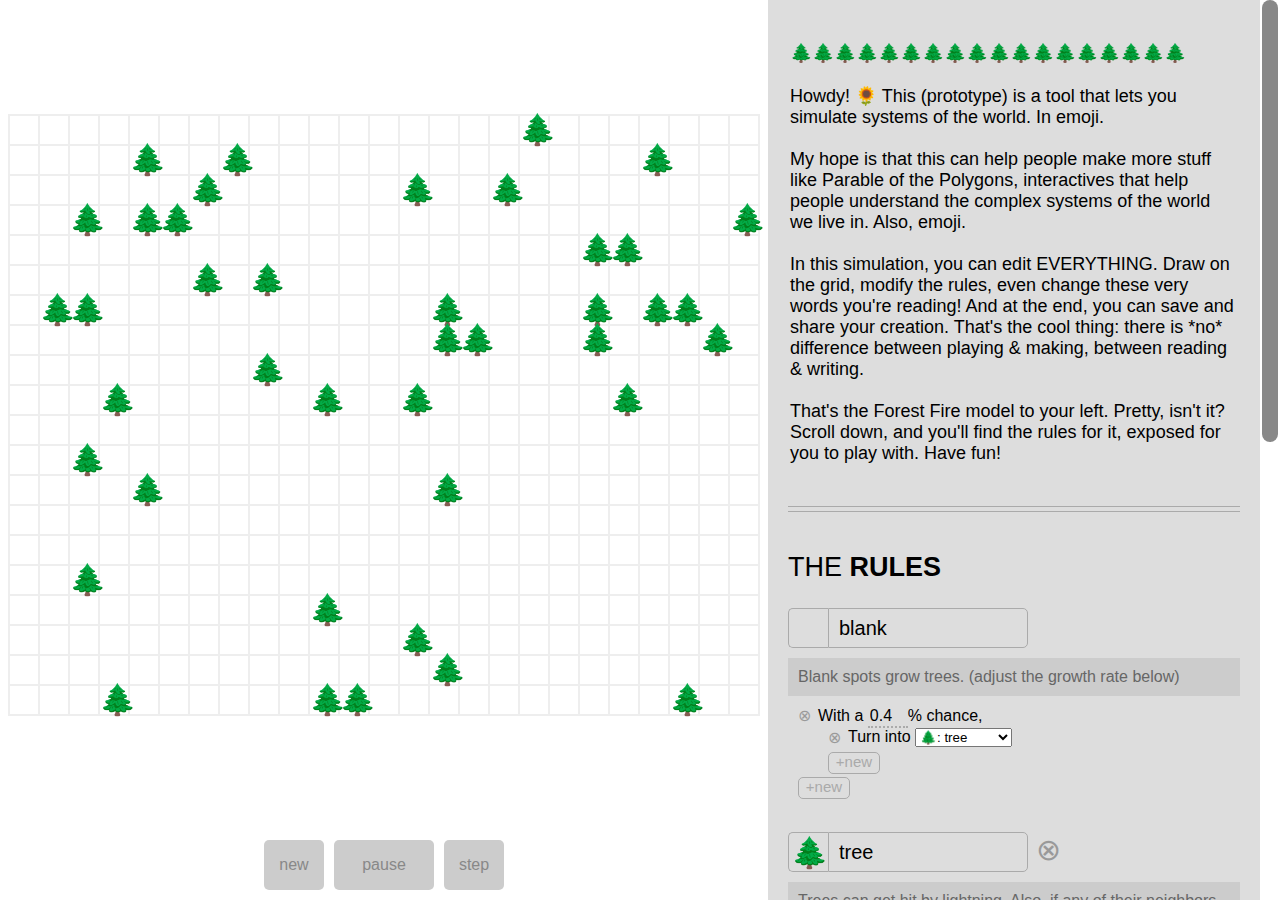
<file: index.html>
<!doctype>
<html>
<head>
	
	<!-- Meta -->
	<title>A Simulation In Emoji</title>
	<meta content="text/html;charset=utf-8" http-equiv="Content-Type">
	<meta content="utf-8" http-equiv="encoding">
	<link rel="icon" type="image/png" href="favicon.png">

	<!-- Schema.org markup for Google+ -->
	<meta itemprop="name" content="A Simulation In Emoji">
	<meta itemprop="description" content="Simulate the world. In emoji.">
	<meta itemprop="image" content="http://ncase.me/emoji-prototype/social/thumbnail.png">

	<!-- Twitter Card data -->
	<meta name="twitter:card" content="summary_large_image">
	<meta name="twitter:site" content="@ncasenmare">
	<meta name="twitter:title" content="A Simulation In Emoji">
	<meta name="twitter:description" content="Simulate the world. In emoji.">
	<meta name="twitter:creator" content="@ncasenmare">
	<meta name="twitter:image" content="http://ncase.me/emoji-prototype/social/thumbnail.png">

	<!-- Open Graph data -->
	<meta property="og:title" content="A Simulation In Emoji">
	<meta property="og:type" content="website">
	<meta property="og:url" content="http://ncase.me/emoji-prototype">
	<meta property="og:image" content="http://ncase.me/emoji-prototype/social/thumbnail.png">
	<meta property="og:description" content="Simulate the world. In emoji.">

	<!-- Styles -->
	<link rel="stylesheet" type="text/css" href="model/styles/model.css">
	<link rel="stylesheet" type="text/css" href="model/styles/perfect-scrollbar.min.css">

</head>
<body>

	<!-- The grid. Inline CSS so grid can change, shuddup. -->
	<style id="grid_style"></style>
	<div id="grid_container">
		<div id="grid_bg"></div>
		<div id="grid"></div>
	</div>

	<!-- Play/Pause/Reset/Step controls -->
	<div id="play_container">
		<div id="play_controls">
			<div id="play_reset">new</div>
			<div id="play_pause">pause</div>
			<div id="play_step">step</div>
		</div>
	</div>

	<!-- The big honkin' editor -->
	<div id="editor_container"><!-- class="frame"-->
		<div id="editor"></div>
	</div>
	
	<!--
	There used to be a graph here.
	<div id="graph_container">
		<svg id="graph"></svg>
	</div>
	-->

</body>
</html>

<!-- External Libraries -->
<script src="model/scripts/libraries/minpubsub.js"></script>
<script src="model/scripts/libraries/firebase.min.js"></script>
<script src="model/scripts/libraries/reqwest.min.js"></script>
<script src="model/scripts/libraries/perfect-scrollbar.min.js"></script>
<!--script src="model/scripts/libraries/scrollbar.js"></script-->
<!--script src="model/scripts/libraries/promise.js"></script-->
<!--script src="model/scripts/libraries/stats.min.js"></script-->

<!-- Engine -->
<script src="model/scripts/engine/Actions.js"></script>
<script src="model/scripts/engine/Agent.js"></script>
<script src="model/scripts/engine/Grid.js"></script>
<!--script src="model/scripts/engine/Graph.js"></script-->
<script src="model/scripts/engine/Editor.js"></script>
<script src="model/scripts/engine/Model.js"></script>
<script src="model/scripts/engine/UI.js"></script>
<script src="model/scripts/engine/Scroll.js"></script>
<script src="model/scripts/engine/Save.js"></script>
<script src="model/scripts/engine/Load.js"></script>
</file>
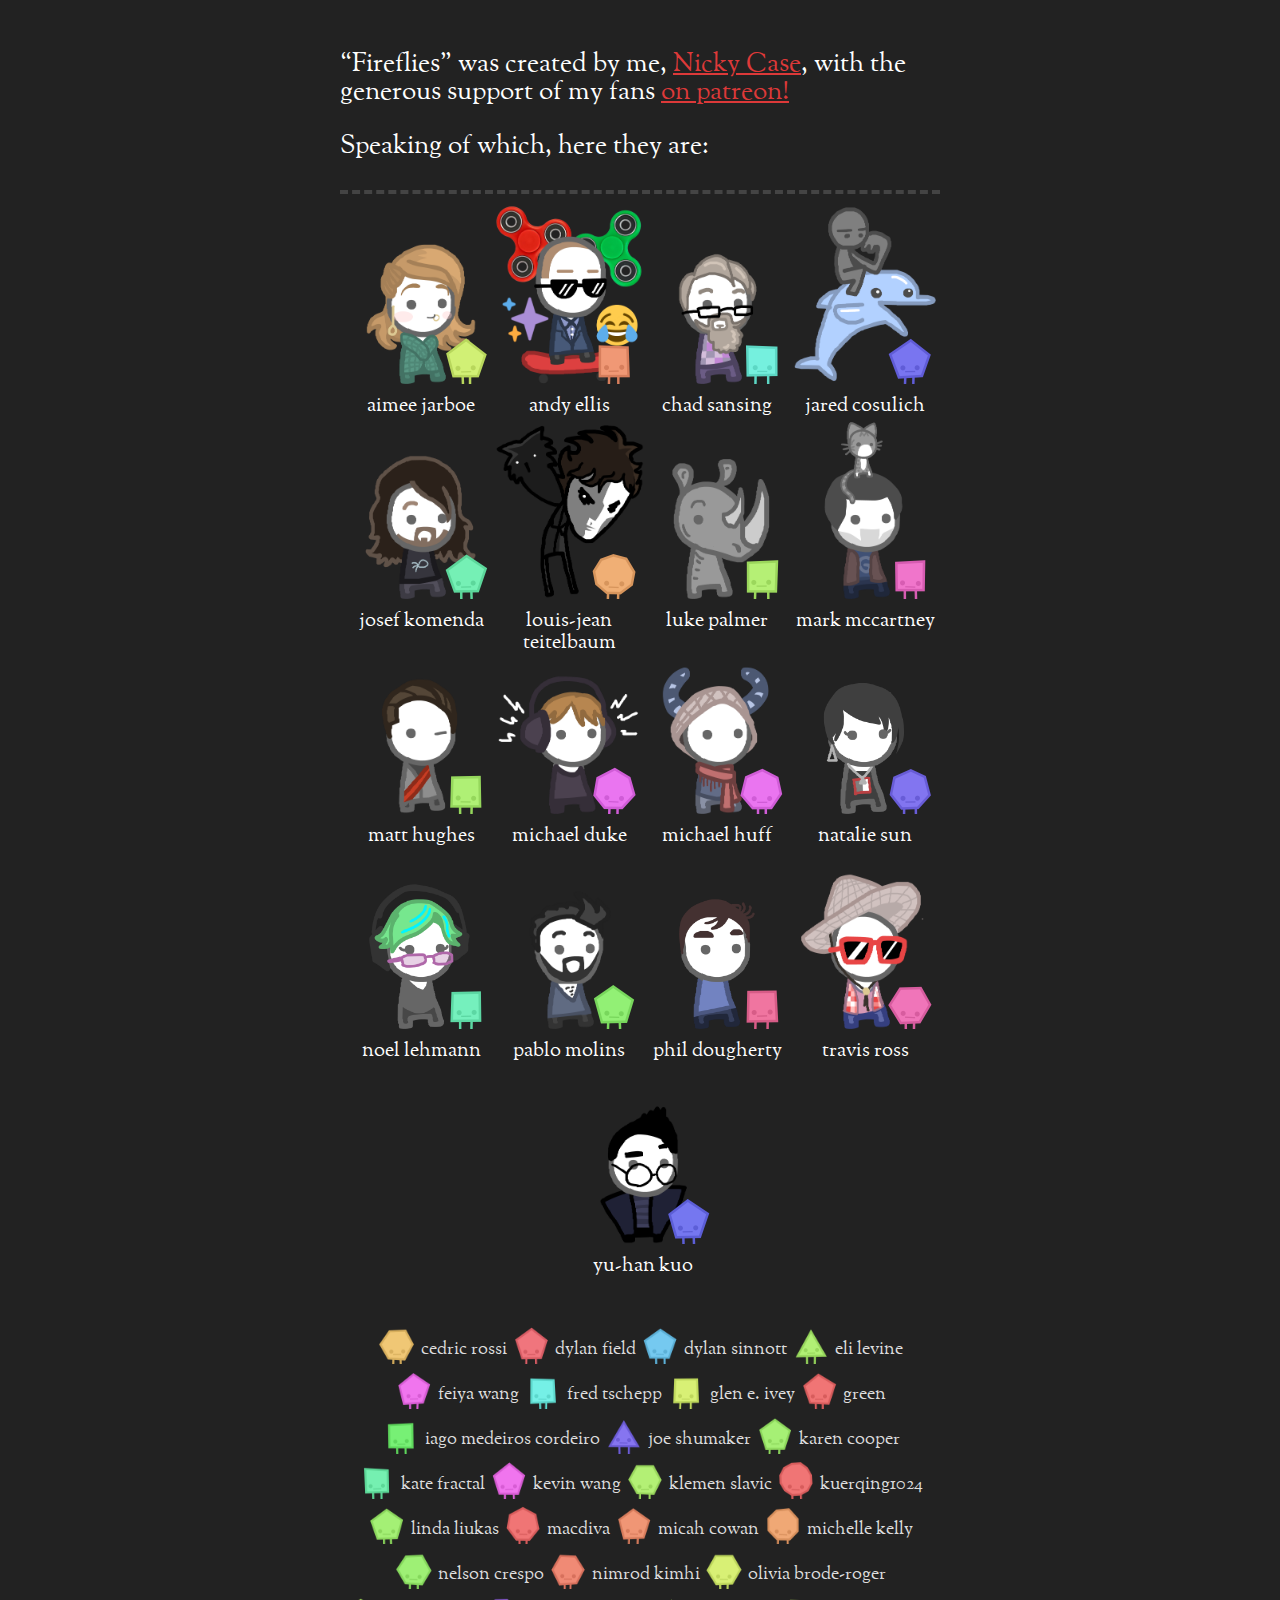
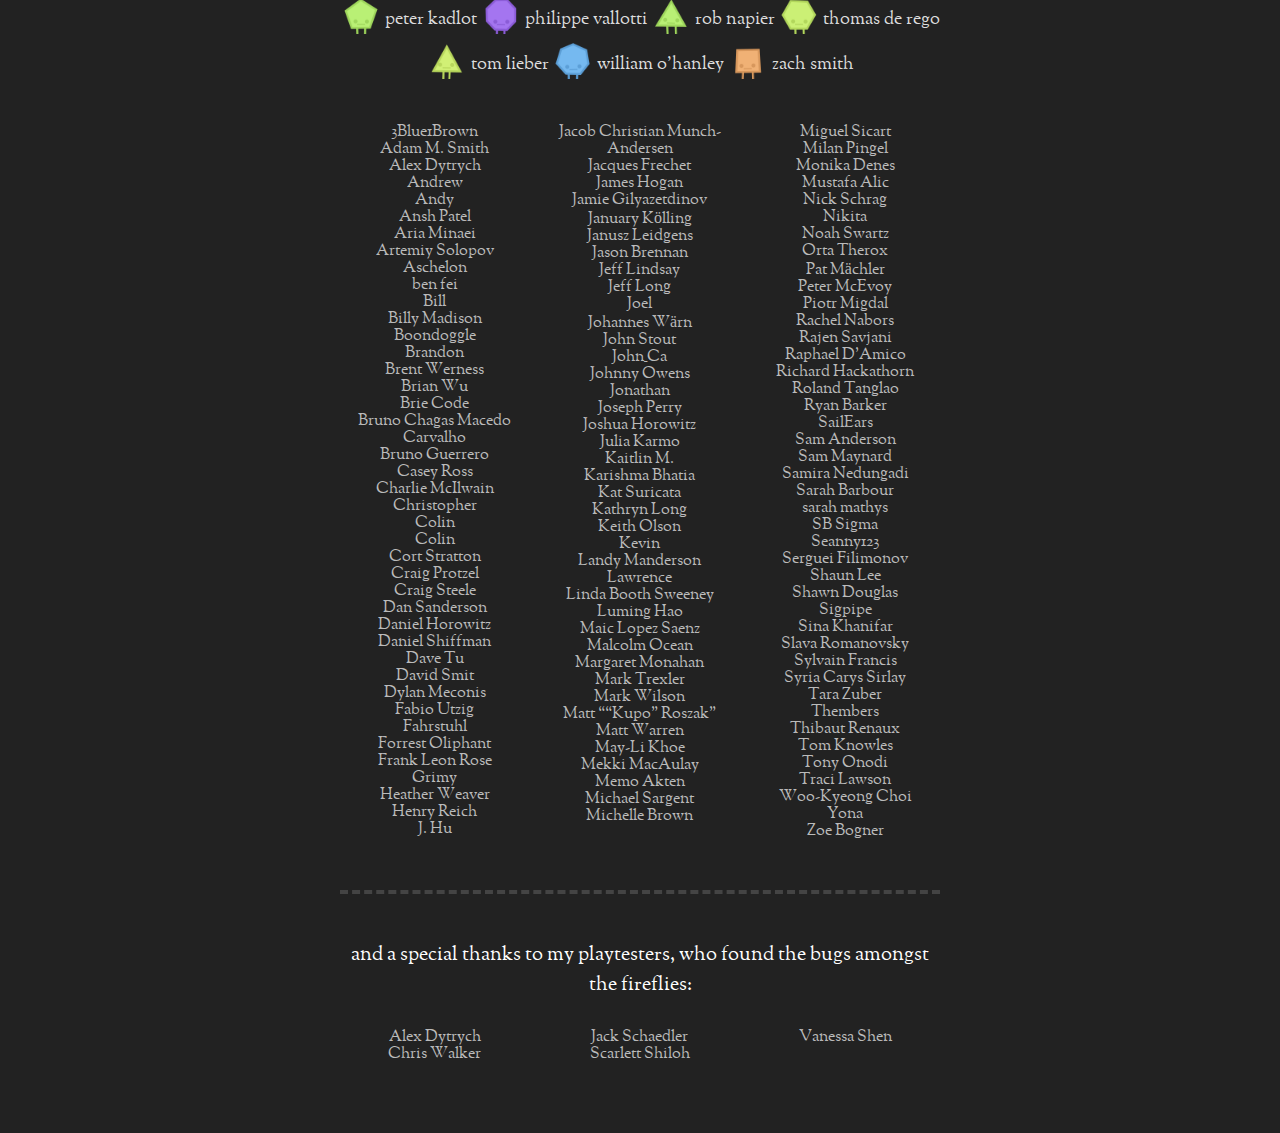
<file: credits/index.html>
<!doctype html>
<html>
<head>

    <!-- META -->
	<title>Fireflies</title>
    <meta content="text/html;charset=utf-8" http-equiv="Content-Type">
	<meta content="utf-8" http-equiv="encoding">
	<meta charset="utf-8">
	<link rel="icon" type="image/png" href="favicon.png">

	<!-- Styles -->
	<link href="credits.css" rel="stylesheet"/>

</head>
<body>
	<div id="credits">

		<!-- Created by Nicky Case, & patreon link -->
		<div class="credit_intro">
			<p>
			“Fireflies” was created by me, <a target="_blank" href="http://ncase.me/">Nicky Case</a>,
			with the generous support of my fans <a target="_blank" href="https://www.patreon.com/ncase">on patreon!</a>
			</p>
			<p>
			Speaking of which, here they are:
			</p>
		</div>

		<hr>

		<!-- peep patreons -->
		<div class="credits_peeps">
			<div>
				<img src="peep/aimee.png"/>
				<img src="polygon/aimee-j.png"/>
				<span>Aimee Jarboe</span>
			</div>
			<div>
				<img src="peep/andy.png"/>
				<img src="polygon/andy-e.png"/>
				<span>Andy Ellis</span>
			</div>
			<div>
				<img src="peep/chad.png"/>
				<img src="polygon/chad-s.png"/>
				<span>Chad Sansing</span>
			</div>
			<div>
				<img src="peep/jared.png"/>
				<img src="polygon/jared-c.png"/>
				<span>Jared Cosulich</span>
			</div>
			<div>
				<img src="peep/josef.png"/>
				<img src="polygon/josef-k.png"/>
				<span>Josef Komenda</span>
			</div>
			<div>
				<img src="peep/ljt.png"/>
				<img src="polygon/ljt.png"/>
				<span>Louis-Jean Teitelbaum</span>
			</div>
			<div>
				<img src="peep/luke.png"/>
				<img src="polygon/luke-p.png"/>
				<span>Luke Palmer</span>
			</div>
			<div>
				<img src="peep/mark.png"/>
				<img src="polygon/mark-m.png"/>
				<span>Mark McCartney</span>
			</div>
			<div>
				<img src="peep/matt.png"/>
				<img src="polygon/matt-h.png"/>
				<span>Matt Hughes</span>
			</div>
			<div>
				<img src="peep/michael_duke.png"/>
				<img src="polygon/michael-d.png"/>
				<span>Michael Duke</span>
			</div>
			<div>
				<img src="peep/michael_huff.png"/>
				<img src="polygon/michael-h.png"/>
				<span>Michael Huff</span>
			</div>
			<div>
				<img src="peep/natalie.png"/>
				<img src="polygon/natalie-s.png"/>
				<span>Natalie Sun</span>
			</div>
			<div>
				<img src="peep/noel.png"/>
				<img src="polygon/noel-l.png"/>
				<span>Noel Lehmann</span>
			</div>
			<div>
				<img src="peep/pablo.png"/>
				<img src="polygon/pablo-m.png"/>
				<span>Pablo Molins</span>
			</div>
			<div>
				<img src="peep/phil.png"/>
				<img src="polygon/phil-d.png"/>
				<span>Phil Dougherty</span>
			</div>
			<div>
				<img src="peep/travis.png"/>
				<img src="polygon/travis-r.png"/>
				<span>Travis Ross</span>
			</div>
			<div>
				<img src="peep/yu-han.png"/>
				<img src="polygon/yuhan-k.png"/>
				<span>Yu-Han Kuo</span>
			</div>
		</div>

		<!-- polygon patreons -->
		<div class="credits_polygons">
			<div>
				<img src="polygon/cedric-r.png"/>
				<span>Cedric Rossi</span>
			</div>
			<div>
				<img src="polygon/dylan-f.png"/>
				<span>Dylan Field</span>
			</div>
			<div>
				<img src="polygon/dylan-s.png"/>
				<span>Dylan Sinnott</span>
			</div>
			<div>
				<img src="polygon/eli-l.png"/>
				<span>Eli Levine</span>
			</div>
			<div>
				<img src="polygon/feiya-w.png"/>
				<span>Feiya Wang</span>
			</div>
			<div>
				<img src="polygon/fred-t.png"/>
				<span>Fred Tschepp</span>
			</div>
			<div>
				<img src="polygon/glen-i.png"/>
				<span>Glen E. Ivey</span>
			</div>
			<div>
				<img src="polygon/green.png"/>
				<span>Green</span>
			</div>
			<div>
				<img src="polygon/iago-c.png"/>
				<span>Iago Medeiros Cordeiro</span>
			</div>
			<div>
				<img src="polygon/joe-s.png"/>
				<span>Joe Shumaker</span>
			</div>
			<div>
				<img src="polygon/karen-c.png"/>
				<span>Karen Cooper</span>
			</div>
			<div>
				<img src="polygon/kate-f.png"/>
				<span>Kate Fractal</span>
			</div>
			<div>
				<img src="polygon/kevin-w.png"/>
				<span>Kevin Wang</span>
			</div>
			<div>
				<img src="polygon/klemen-s.png"/>
				<span>Klemen Slavic</span>
			</div>
			<div>
				<img src="polygon/kuerqing1024.png"/>
				<span>kuerqing1024</span>
			</div>
			<div>
				<img src="polygon/linda-l.png"/>
				<span>Linda Liukas</span>
			</div>
			<div>
				<img src="polygon/macdiva.png"/>
				<span>MacDiva</span>
			</div>
			<div>
				<img src="polygon/micah-c.png"/>
				<span>Micah Cowan</span>
			</div>
			<div>
				<img src="polygon/michelle-k.png"/>
				<span>Michelle Kelly</span>
			</div>
			<div>
				<img src="polygon/nelson-c.png"/>
				<span>Nelson Crespo</span>
			</div>
			<div>
				<img src="polygon/nimrod-k.png"/>
				<span>Nimrod Kimhi</span>
			</div>
			<div>
				<img src="polygon/olivia-b.png"/>
				<span>Olivia Brode-Roger</span>
			</div>
			<div>
				<img src="polygon/peter-k.png"/>
				<span>Peter Kadlot</span>
			</div>
			<div>
				<img src="polygon/philippe-v.png"/>
				<span>Philippe Vallotti</span>
			</div>
			<div>
				<img src="polygon/rob-n.png"/>
				<span>Rob Napier</span>
			</div>
			<div>
				<img src="polygon/thomas-r.png"/>
				<span>Thomas de Rego</span>
			</div>
			<div>
				<img src="polygon/tom-l.png"/>
				<span>Tom Lieber</span>
			</div>
			<div>
				<img src="polygon/william-o.png"/>
				<span>William O'Hanley</span>
			</div>
			<div>
				<img src="polygon/zach-s.png"/>
				<span>Zach Smith</span>
			</div>
		</div>
		
		<!-- name patreons -->
		<div class="credits_names">
			3Blue1Brown <br>
			Adam M. Smith<br>
			Alex Dytrych<br>
			Andrew <br>
			Andy <br>
			Ansh Patel<br>
			Aria Minaei<br>
			Artemiy Solopov<br>
			Aschelon <br>
			ben fei<br>
			Bill <br>
			Billy Madison<br>
			Boondoggle <br>
			Brandon <br>
			Brent Werness<br>
			Brian Wu<br>
			Brie Code<br>
			Bruno Chagas Macedo Carvalho<br>
			Bruno Guerrero<br>
			Casey Ross<br>
			Charlie McIlwain<br>
			Christopher <br>
			Colin <br>
			Colin <br>
			Cort Stratton<br>
			Craig Protzel<br>
			Craig Steele<br>
			Dan Sanderson<br>
			Daniel Horowitz<br>
			Daniel Shiffman<br>
			Dave Tu<br>
			David Smit<br>
			Dylan Meconis<br>
			Fabio Utzig<br>
			Fahrstuhl <br>
			Forrest Oliphant<br>
			Frank Leon Rose<br>
			Grimy <br>
			Heather Weaver<br>
			Henry Reich<br>
			J. Hu<br>
			Jacob Christian Munch-Andersen<br>
			Jacques Frechet<br>
			James Hogan<br>
			Jamie Gilyazetdinov<br>
			January Kölling<br>
			Janusz Leidgens<br>
			Jason Brennan<br>
			Jeff Lindsay<br>
			Jeff Long<br>
			Joel <br>
			Johannes Wärn<br>
			John Stout<br>
			John_Ca <br>
			Johnny Owens<br>
			Jonathan <br>
			Joseph Perry<br>
			Joshua Horowitz<br>
			Julia Karmo<br>
			Kaitlin M.<br>
			Karishma Bhatia<br>
			Kat Suricata<br>
			Kathryn Long<br>
			Keith Olson<br>
			Kevin <br>
			Landy Manderson<br>
			Lawrence <br>
			Linda Booth Sweeney<br>
			Luming Hao<br>
			Maic Lopez Saenz<br>
			Malcolm Ocean<br>
			Margaret Monahan<br>
			Mark Trexler<br>
			Mark Wilson<br>
			Matt ““Kupo” Roszak”<br>
			Matt Warren<br>
			May-Li Khoe<br>
			Mekki MacAulay<br>
			Memo Akten<br>
			Michael Sargent<br>
			Michelle Brown<br>
			Miguel Sicart<br>
			Milan Pingel<br>
			Monika Denes<br>
			Mustafa Alic<br>
			Nick Schrag<br>
			Nikita <br>
			Noah Swartz<br>
			Orta Therox<br>
			Pat Mächler<br>
			Peter McEvoy<br>
			Piotr Migdal<br>
			Rachel Nabors<br>
			Rajen Savjani<br>
			Raphael D'Amico<br>
			Richard Hackathorn<br>
			Roland Tanglao<br>
			Ryan Barker<br>
			SailEars <br>
			Sam Anderson<br>
			Sam Maynard<br>
			Samira Nedungadi<br>
			Sarah Barbour<br>
			sarah mathys<br>
			SB Sigma<br>
			Seanny123 <br>
			Serguei Filimonov<br>
			Shaun Lee<br>
			Shawn Douglas<br>
			Sigpipe <br>
			Sina Khanifar<br>
			Slava Romanovsky<br>
			Sylvain Francis<br>
			Syria Carys Sirlay<br>
			Tara Zuber<br>
			Thembers <br>
			Thibaut Renaux<br>
			Tom Knowles<br>
			Tony Onodi<br>
			Traci Lawson<br>
			Woo-Kyeong Choi<br>
			Yona <br>
			Zoe Bogner
		</div>

		<hr>

		<!-- Playtesters -->
		<div>
			<p style="text-align:center; line-height:1.5em; margin-top:45px;">
				and a special thanks to my playtesters,
				who found the bugs amongst the fireflies:
			</p>
			<div class="credits_names">
				Alex Dytrych<br>
				Chris Walker<br>
				Jack Schaedler<br>
				Scarlett Shiloh<br>
				Vanessa Shen
			</div>
		</div>

	</div>
</body>
</html>
</file>
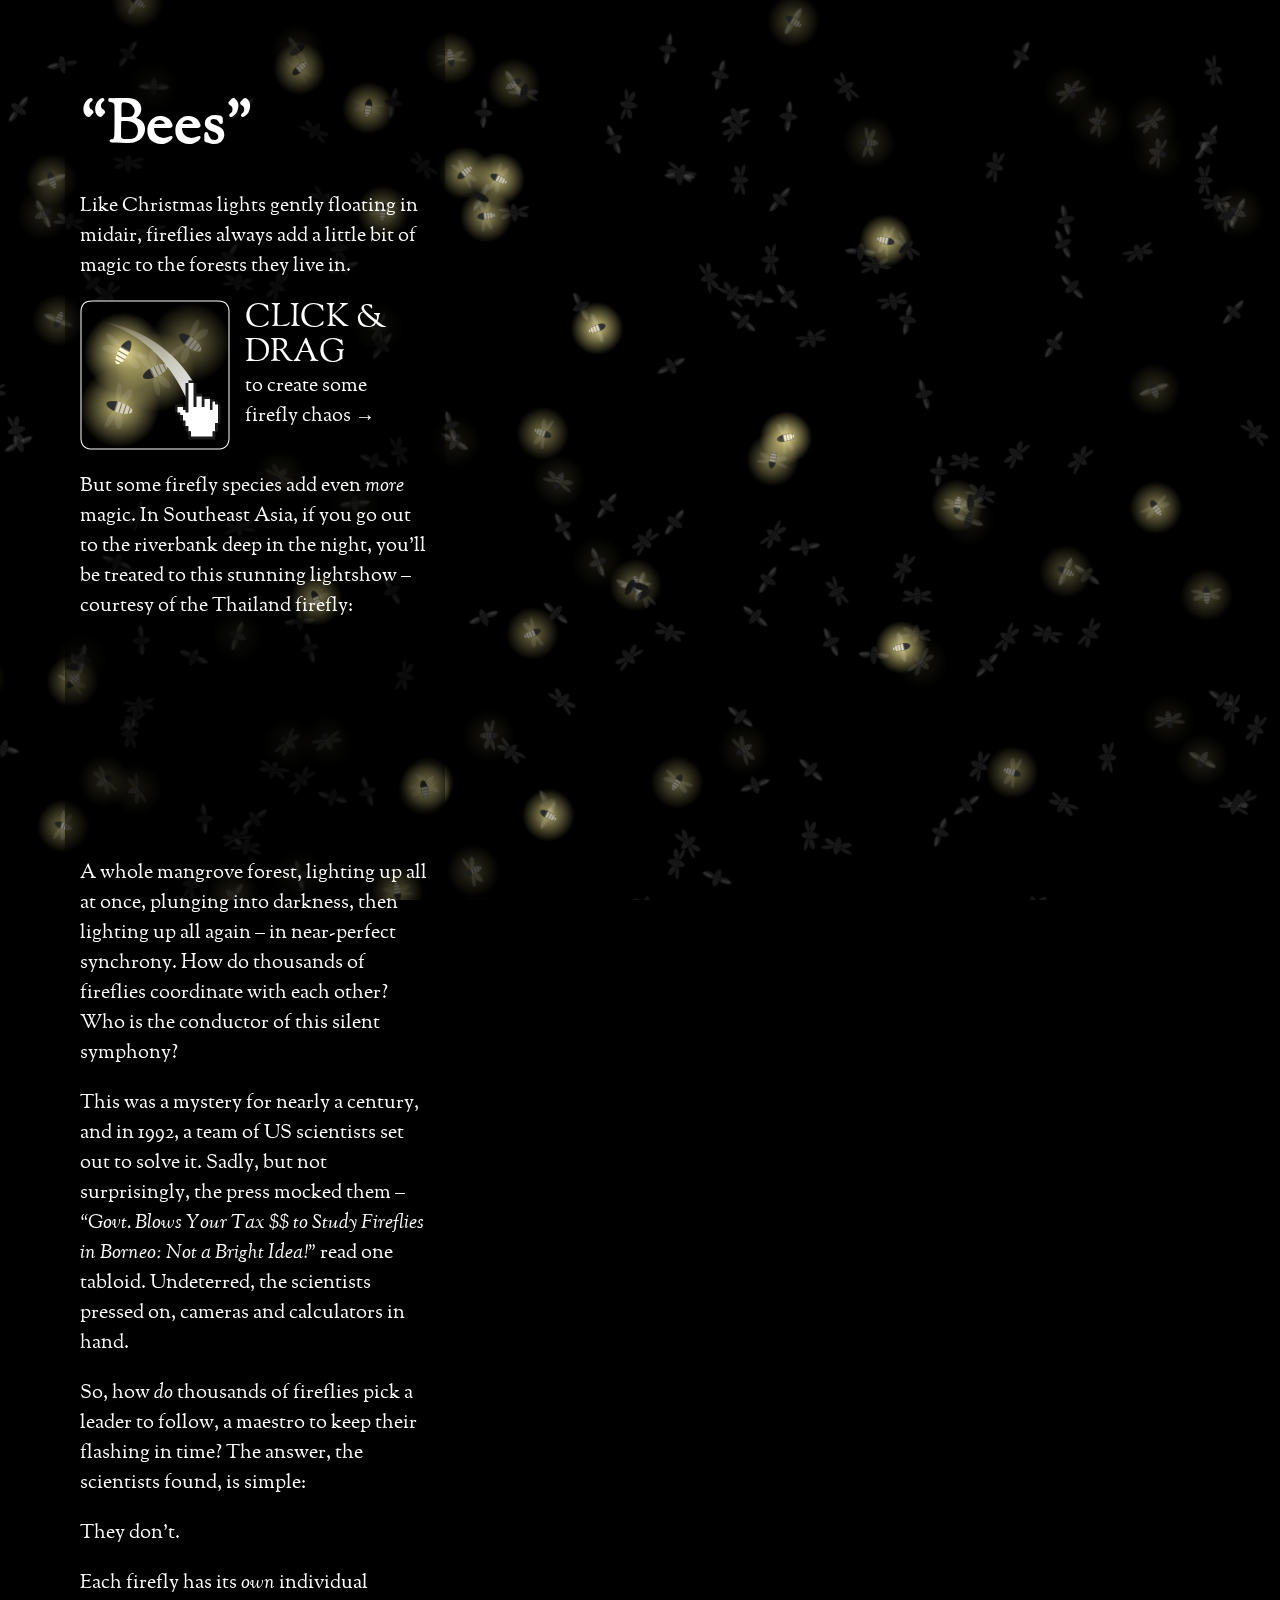
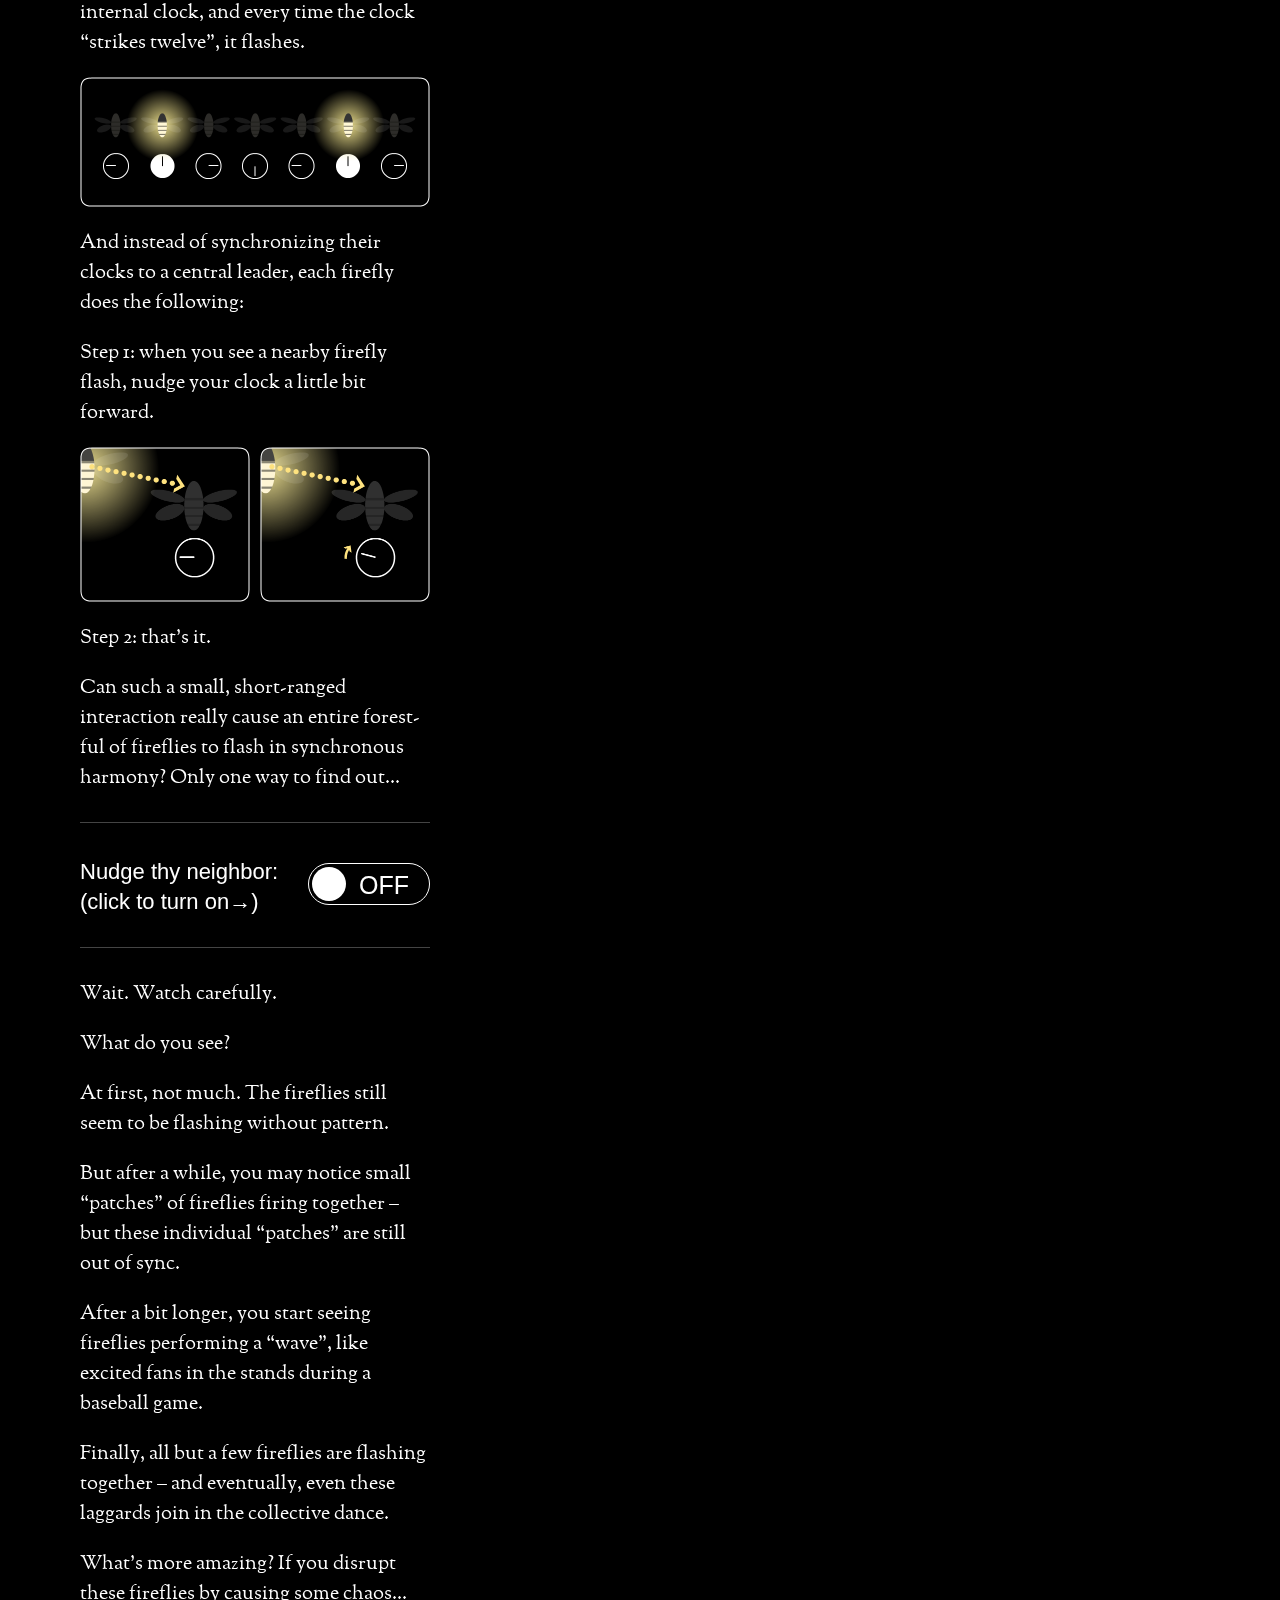
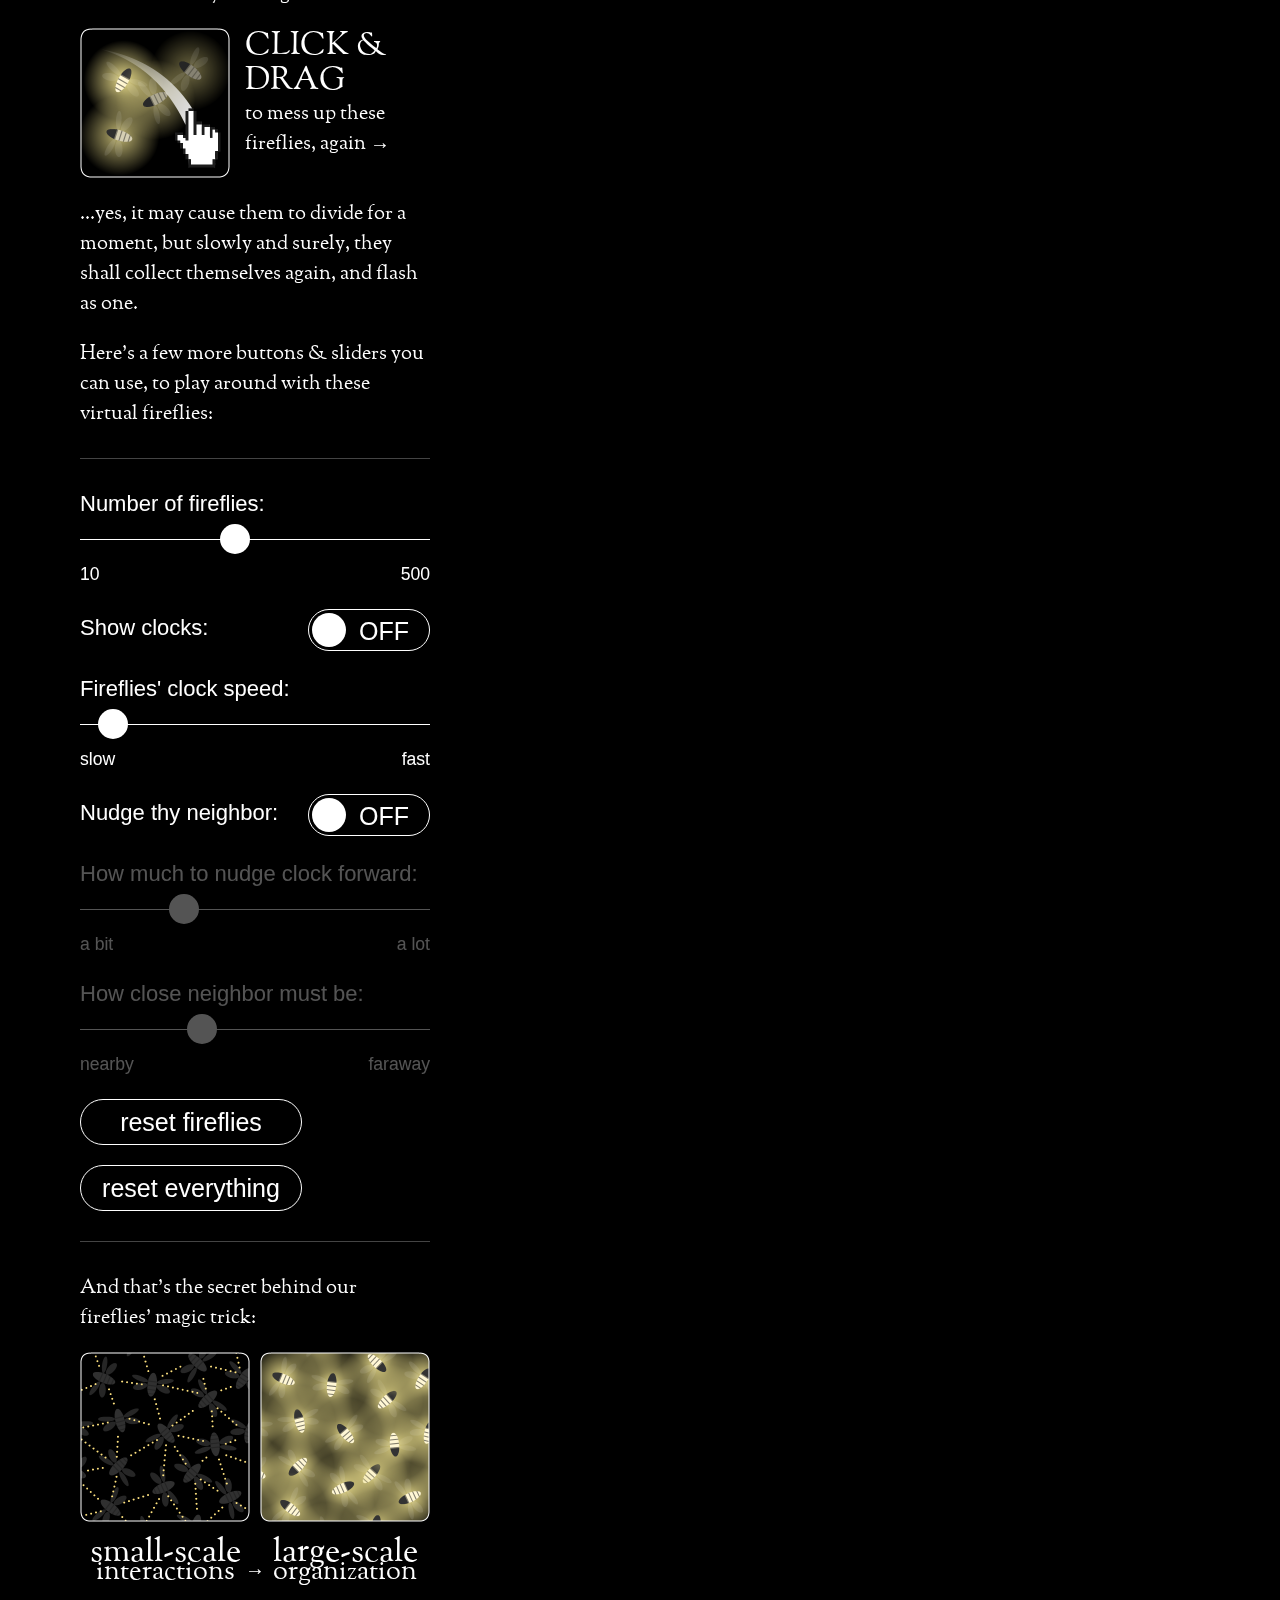
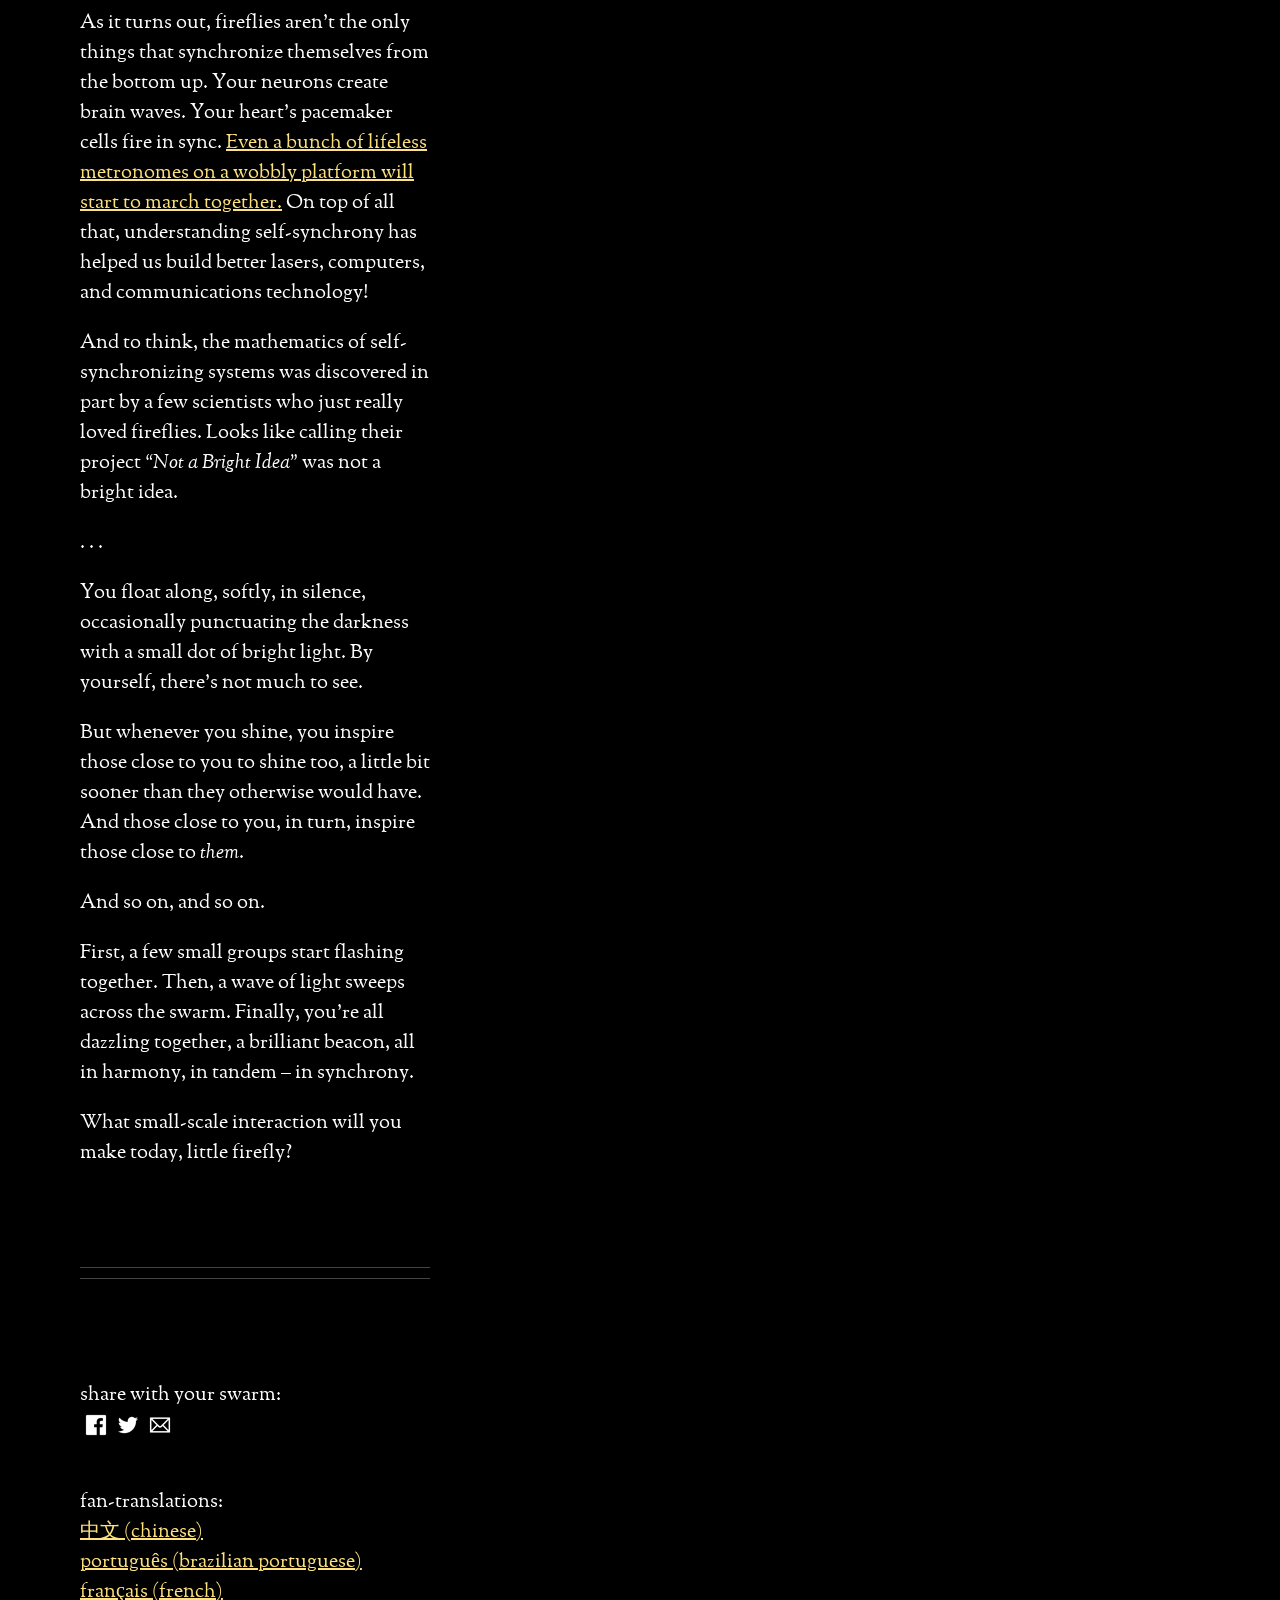
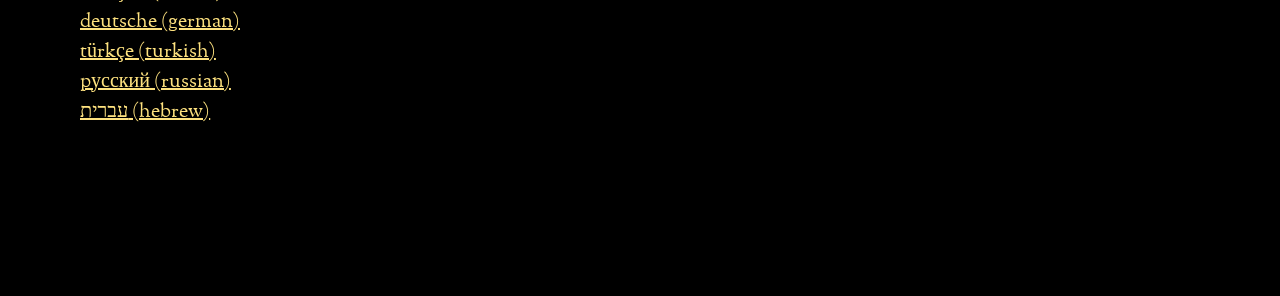
<file: bees.html>
<!doctype>
<html>

<head>

	<!-- TRANSLATE: 'title' -->
	<title>Biology | Aryabhatiya</title>
    <meta content="text/html;charset=utf-8" http-equiv="Content-Type">
	<meta content="utf-8" http-equiv="encoding">
	<meta charset="utf-8">
	<meta name="viewport" content="width=640">
	<link rel="icon" type="image/png" href="https://mathematics.aryabhatiya.ml/arya-ico.png">

	<!-- TRANSLATE: 'name' and 'description' -->
	<meta itemprop="name" content="Bees">
	<meta itemprop="description" content="a small simulation of small fireflies">
	<meta itemprop="image" content="social/thumbnail.png">

	<!-- TRANSLATE: 'twitter:title' and 'twitter:description' -->
	<meta name="twitter:card" content="summary_large_image">
	<meta name="twitter:site" content="@_Aryabhatiya">
	<meta name="twitter:title" content="Bees">
	<meta name="twitter:description" content="a small simulation of small fireflies">
	<meta name="twitter:creator" content="@_Aryabhatiya">
	<meta name="twitter:image" content="social/thumbnail.png">

	<!-- TRANSLATE: 'og:title' and 'og:description' -->
	<meta property="og:title" content="Bees">
	<meta property="og:type" content="website">
	<meta property="og:url" content="https://biology.aryabhatiya.ml/">
	<meta property="og:image" content="social/thumbnail.png">
	<meta property="og:description" content="a small simulation of small fireflies">

	<!-- Styles -->
	<link rel="stylesheet" href="css/index.css">
	<link rel="stylesheet" href="css/widgets.css">

</head>
<body>

<!-- The firefly simulation -->
<div id="game"></div>

<!-- The WORDS! -->
<div id="words">
<h1>“Bees”</h1>

<p>
Like Christmas lights gently floating in midair,
fireflies always add a little bit of magic to the forests they live in.
</p>

<div style="overflow:hidden;">
	<img src="ui/chaos.png" width="150" style="float: left;"/>
	<div style="width: 185px; float: right;">
		<span style="font-size:1.6em; line-height:1.1em;">CLICK &amp; DRAG</span>
		<br>
		to create some
		<br>
		firefly chaos &rarr;
	</div>
</div>

<p>
But some firefly species add even <em>more</em> magic.
In Southeast Asia, if you go out to the riverbank deep in the night,
you'll be treated to this stunning lightshow – courtesy of the Thailand firefly:
</p>

<iframe width="350" height="197" src="https://www.youtube-nocookie.com/embed/ZGvtnE1Wy6U?rel=0&amp;start=64" frameborder="0" allowfullscreen></iframe>

<p>
A whole mangrove forest, lighting up all at once,
plunging into darkness, then lighting up all again – in near-perfect synchrony.
How do thousands of fireflies coordinate with each other?
Who is the conductor of this silent symphony?
</p>

<p>
This was a mystery for nearly a century, and in 1992,
a team of US scientists set out to solve it.
Sadly, but not surprisingly, the press mocked them –
<em>“Govt. Blows Your Tax $$ to Study Fireflies in Borneo:
Not a Bright Idea!”</em> read one tabloid.
Undeterred, the scientists pressed on, cameras and calculators in hand.
</p>

<p>
So, how <em>do</em> thousands of fireflies pick a leader to follow,
a maestro to keep their flashing in time?
The answer, the scientists found, is simple:
</p>

<p>
They don't.
</p>

<p>
Each firefly has its <em>own</em> individual internal clock,
and every time the clock “strikes twelve”, it flashes.
</p>

<p>
<img src="ui/clock.png" width="350"/>
</p>

<p>
And instead of synchronizing their clocks to a central leader,
each firefly does the following:
</p>

<p>
Step 1: when you see a nearby firefly flash,
nudge your clock a little bit forward.
</p>

<p>
<img src="ui/nudge.png" width="350"/>
</p>

<p>
Step 2: that's it.
</p>

<p>
Can such a small, short-ranged interaction really cause an
entire forest-ful of fireflies to flash in synchronous harmony?
Only one way to find out...
</p>

<hr/>

	<!-- TRANSLATE: 'label', 'label-on', and 'label-off' -->
	<widget type="toggle"
		id="neighborNudgeRule"
		background="#000" color="#fff"
		background-on="#FEE27F" color-on="#000"

		label="Nudge thy neighbor:<br>(click to turn on&rarr;)"
		label-on="ON" label-off="OFF">
	</widget>

<hr/>

<p>
Wait. Watch carefully.
</p>

<p>
What do you see?
</p>

<p>
At first, not much.
The fireflies still seem to be flashing without pattern.
</p>

<p>
But after a while, you may notice small “patches” of fireflies firing together –
but these individual “patches” are still out of sync.
</p>

<p>
After a bit longer, you start seeing fireflies performing a “wave”,
like excited fans in the stands during a baseball game.
</p>

<p>
Finally, all but a few fireflies are flashing together –
and eventually, even these laggards join in the collective dance.
</p>

<p>
What's more amazing? If you disrupt these fireflies by causing some chaos...
</p>

<div style="overflow:hidden;">
	<img src="ui/chaos.png" width="150" style="float: left;"/>
	<div style="width: 185px; float: right;">
		<span style="font-size:1.6em; line-height:1.1em;">CLICK &amp; DRAG</span>
		<br>
		to mess up these
		<br>
		fireflies, again &rarr;
	</div>
</div>

<p>
...yes, it may cause them to divide for a moment, but slowly and surely,
they shall collect themselves again, and flash as one.
</p>

<p>
Here's a few more buttons &amp; sliders you can use,
to play around with these virtual fireflies:
</p>

<hr/>

	<!-- TRANSLATE: 'label', 'label-min', and 'label-max' -->
	<widget type="slider"
		id="numFireflies"
		background="#FEE27F" color="#fff"
		min=10 max=500 step=1

		label="Number of fireflies:"
		label-min="10" label-max="500">
	</widget>

	<!-- TRANSLATE: 'label', 'label-on', and 'label-off' -->
	<widget type="toggle"
		id="showClocks"
		background="#000" color="#fff"
		background-on="#FEE27F" color-on="#000"

		label="Show clocks:"
		label-on="ON" label-off="OFF">
	</widget>

	<!-- TRANSLATE: 'label', 'label-min', and 'label-max' -->
	<widget type="slider"
		id="clockSpeed"
		background="#FEE27F" color="#fff"
		min="0.2" max="2" step="0.05"

		label="Fireflies' clock speed:"
		label-min="slow" label-max="fast">
	</widget>

	<!-- TRANSLATE: 'label', 'label-on', and 'label-off' -->
	<widget type="toggle"
		id="neighborNudgeRule"
		background="#000" color="#fff"
		background-on="#FEE27F" color-on="#000"

		label="Nudge thy neighbor:"
		label-on="ON" label-off="OFF">
	</widget>

	<!-- TRANSLATE: 'label', 'label-min', and 'label-max' -->
	<widget type="slider"
		id="nudgeAmount"
		background="#FEE27F" color="#fff"
		min="0.01" max="0.10" step="0.001"

		label="How much to nudge clock forward:"
		label-min="a bit" label-max="a lot">
	</widget>

	<!-- TRANSLATE: 'label', 'label-min', and 'label-max' -->
	<widget type="slider"
		id="neighborRadius"
		background="#FEE27F" color="#fff"
		min=50 max=500 step=10

		label="How close neighbor must be:"
		label-min="nearby" label-max="faraway">
	</widget>

	<!-- TRANSLATE: 'label' -->
	<widget type="button"
		id="resetFireflies"
		background="#000" color="#fff"
		background-hover="#FEE27F" color-hover="#000"

		label="reset fireflies">
	</widget>

	<!-- TRANSLATE: 'label' -->
	<widget type="button"
		id="resetEverything"
		background="#000" color="#fff"
		background-hover="#FEE27F" color-hover="#000"

		label="reset everything">
	</widget>

<hr/>

<p>
And that's the secret behind our fireflies' magic trick:
</p>

<div style="overflow:hidden; text-align:center">
<img src="ui/emergence.png" width="350" style="margin-bottom:25px"/>
<div style="width:170px; float:left;">
	<span style="font-size:33px; line-height:10px">small-scale</span><br><span style="font-size:27px">interactions</span>
</div>
<div style="width:10px; float:left; position:relative; left:-5px; top:7px">&rarr;</div>
<div style="width:170px; float:left;">
	<span style="font-size:33px; line-height:10px">large-scale</span><br><span style="font-size:27px">organization</span>
</div>
</div>

<p>
As it turns out, fireflies aren't the only things that
synchronize themselves from the bottom up.
Your neurons create brain waves.
Your heart's pacemaker cells fire in sync.
<a target="_blank" href="https://www.youtube.com/watch?v=5v5eBf2KwF8">
Even a bunch of lifeless metronomes on a wobbly platform will start to march together.</a>
On top of all that, understanding self-synchrony has helped us build better
lasers, computers, and communications technology!
</p>

<p>
And to think, the mathematics of self-synchronizing systems was discovered
in part by a few scientists who just really loved fireflies.
Looks like calling their project <em>“Not a Bright Idea”</em> was not a bright idea.
</p>

<p>
. . .
</p>

<p>
You float along, softly, in silence,
occasionally punctuating the darkness with a small dot of bright light.
By yourself, there's not much to see.
</p>

<p>
But whenever you shine, you inspire those close to you to shine too,
a little bit sooner than they otherwise would have.
And those close to you, in turn, inspire those close to <em>them</em>.
</p>

<p>
And so on, and so on.
</p>

<p>
First, a few small groups start flashing together.
Then, a wave of light sweeps across the swarm.
Finally, you're all dazzling together,
a brilliant beacon, all in harmony, in tandem – in synchrony.
</p>

<p>
What small-scale interaction will you make today, little firefly?
</p>

<hr class="footer"/>
<!--
<div id="credits">
	<p>
	Inspired by Steven Strogatz's book,<br>
	<a href="http://www.powells.com/book/sync-how-order-emerges-from-chaos-in-the-universe-nature-daily-life-9780786887217" target="_blank">
	SYNC: How Order Emerges From Chaos In the Universe, Nature, and Daily Life
	</a>
	</p>
	<p>
	Created by
	<a href="http://ncase.me/" target="_blank">Nicky Case</a>,
	with the love &amp; support of my patrons
	<a href="credits" target="_blank">(see them all here)</a>
	</p>
	<p>
	“Fireflies” is open source, dedicated to the public domain.
	<a href="https://github.com/ncase/fireflies" target="_blank">(Get the code on Github!)</a>
	</p>
	<p>
	<a href="https://www.patreon.com/ncase" target="_blank">
		<span id="patreon" >support me on patreon &lt;3</span>
	</a>
	</p>
	<p>&nbsp;</p>
	<p> -->
	
	share with your swarm:<br>

	<!-- TRANSLATE: 'text' -->
	<sharing text="Fireflies, and what they can teach us about, well, everything. An interactive simulation:"
			 link="http://ncase.me/fireflies/"></sharing>

	</p>

	<p style="margin-top:45px">

	fan-translations:<br>
	<a href="http://ncase.me/fireflies-zh/">中文 (chinese)</a><br>
	<a href="http://ncase.me/fireflies-pt-br/">português (brazilian portuguese)</a><br>
	<a href="http://ncase.me/fireflies-fr/">français (french)</a><br>
	<a href="http://ncase.me/fireflies-de/">deutsche (german)</a><br>
	<a href="http://ncase.me/fireflies-tr/">türkçe (turkish)</a><br>
	<a href="https://alxliv.github.io/fireflies/">pусский (russian)</a><br>
	<a href="https://taleinat.github.io/fireflies/">עברית (hebrew)</a>

	</p>



</div>

</body>
</html>

<!-- Library code -->
<script src="js/pixi.min.js"></script>
<script src="js/howler.js"></script>
<script src="js/minpubsub.src.js"></script>
<script src="js/helpers.js"></script>
<script src="js/Mouse.js"></script>
<script src="js/widgets.js"></script>
<script src="js/sharing.js"></script>

<!-- Main code -->
<script src="js/index.js?v=2"></script>
</file>
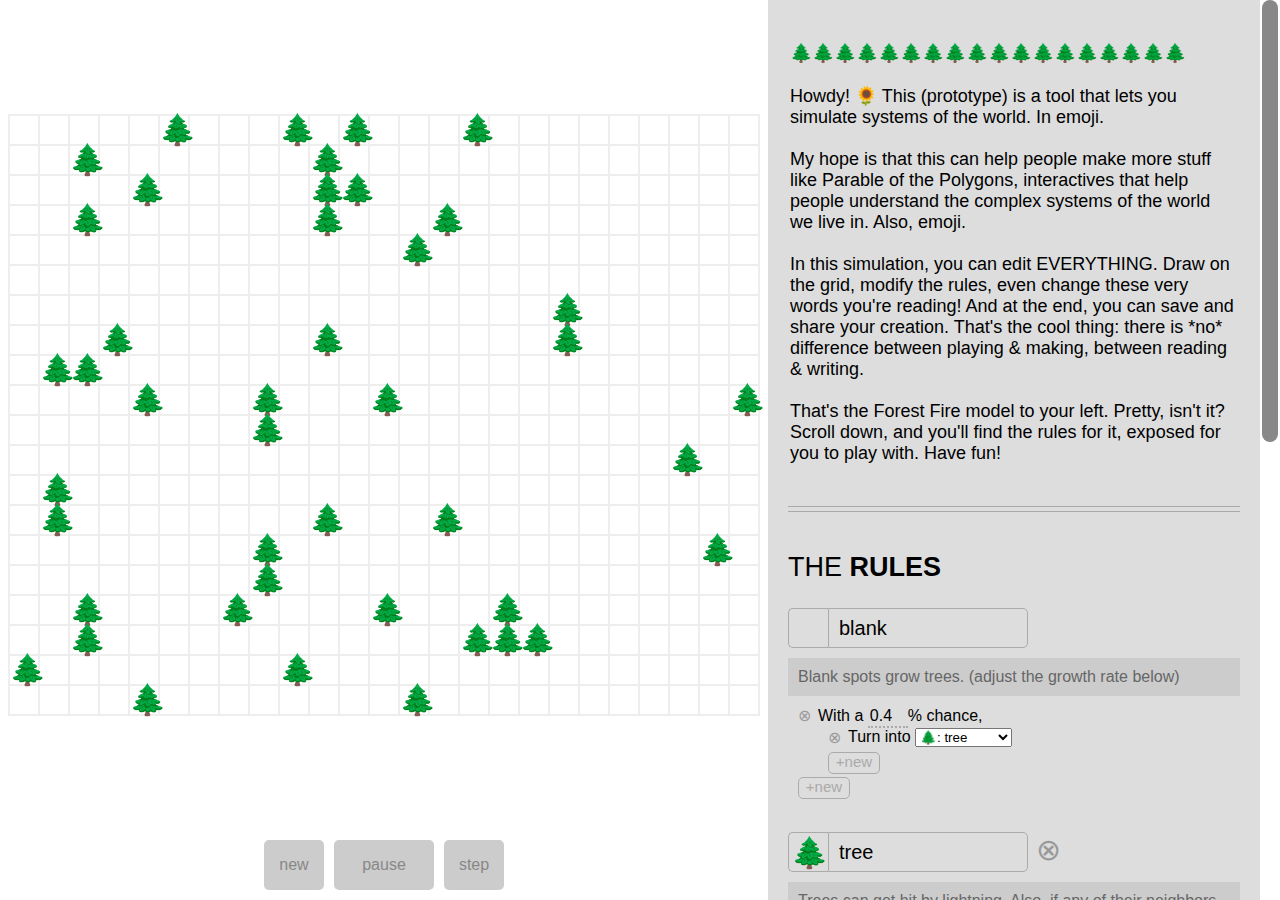
<file: forest.html>
<!doctype>
<html>
<head>
	
	<!-- Meta -->
	<title>Forest Simulation | Aryabhatiya</title>
	<meta content="text/html;charset=utf-8" http-equiv="Content-Type">
	<meta content="utf-8" http-equiv="encoding">
	<link rel="icon" type="image/png" href="https://mathematics.aryabhatiya.ml/arya-ico.png">

	<!-- Schema.org markup for Google+ -->
	<meta itemprop="name" content="Forest Simulation | Aryabhatiya">
	<meta itemprop="description" content="Simulate the world. In emoji.">
	<meta itemprop="image" content="social1/thumbnail.png">

	<!-- Twitter Card data -->
	<meta name="twitter:card" content="summary_large_image">
	<meta name="twitter:site" content="@_Aryabhatiya">
	<meta name="twitter:title" content="Forest Simulation | Aryabhatiya">
	<meta name="twitter:description" content="Simulate the world. In emoji.">
	<meta name="twitter:creator" content="@_Aryabhatiya">
	<meta name="twitter:image" content="social1/thumbnail.png">

	<!-- Open Graph data -->
	<meta property="og:title" content="Forest Simulation | Aryabhatiya">
	<meta property="og:type" content="website">
	<meta property="og:url" content="http://biology.aryabhatiya.ml/forest">
	<meta property="og:image" content="social1/thumbnail.png">
	<meta property="og:description" content="Simulate the world. In emoji.">

	<!-- Styles -->
	<link rel="stylesheet" type="text/css" href="model/styles/model.css">
	<link rel="stylesheet" type="text/css" href="model/styles/perfect-scrollbar.min.css">

</head>
<body>

	<!-- The grid. Inline CSS so grid can change, shuddup. -->
	<style id="grid_style"></style>
	<div id="grid_container">
		<div id="grid_bg"></div>
		<div id="grid"></div>
	</div>

	<!-- Play/Pause/Reset/Step controls -->
	<div id="play_container">
		<div id="play_controls">
			<div id="play_reset">new</div>
			<div id="play_pause">pause</div>
			<div id="play_step">step</div>
		</div>
	</div>

	<!-- The big honkin' editor -->
	<div id="editor_container"><!-- class="frame"-->
		<div id="editor"></div>
	</div>
	
	<!--
	There used to be a graph here.
	<div id="graph_container">
		<svg id="graph"></svg>
	</div>
	-->

</body>
</html>

<!-- External Libraries -->
<script src="model/scripts/libraries/minpubsub.js"></script>
<script src="model/scripts/libraries/firebase.min.js"></script>
<script src="model/scripts/libraries/reqwest.min.js"></script>
<script src="model/scripts/libraries/perfect-scrollbar.min.js"></script>
<!--script src="model/scripts/libraries/scrollbar.js"></script-->
<!--script src="model/scripts/libraries/promise.js"></script-->
<!--script src="model/scripts/libraries/stats.min.js"></script-->

<!-- Engine -->
<script src="model/scripts/engine/Actions.js"></script>
<script src="model/scripts/engine/Agent.js"></script>
<script src="model/scripts/engine/Grid.js"></script>
<!--script src="model/scripts/engine/Graph.js"></script-->
<script src="model/scripts/engine/Editor.js"></script>
<script src="model/scripts/engine/Model.js"></script>
<script src="model/scripts/engine/UI.js"></script>
<script src="model/scripts/engine/Scroll.js"></script>
<script src="model/scripts/engine/Save.js"></script>
<script src="model/scripts/engine/Load.js"></script>
</file>
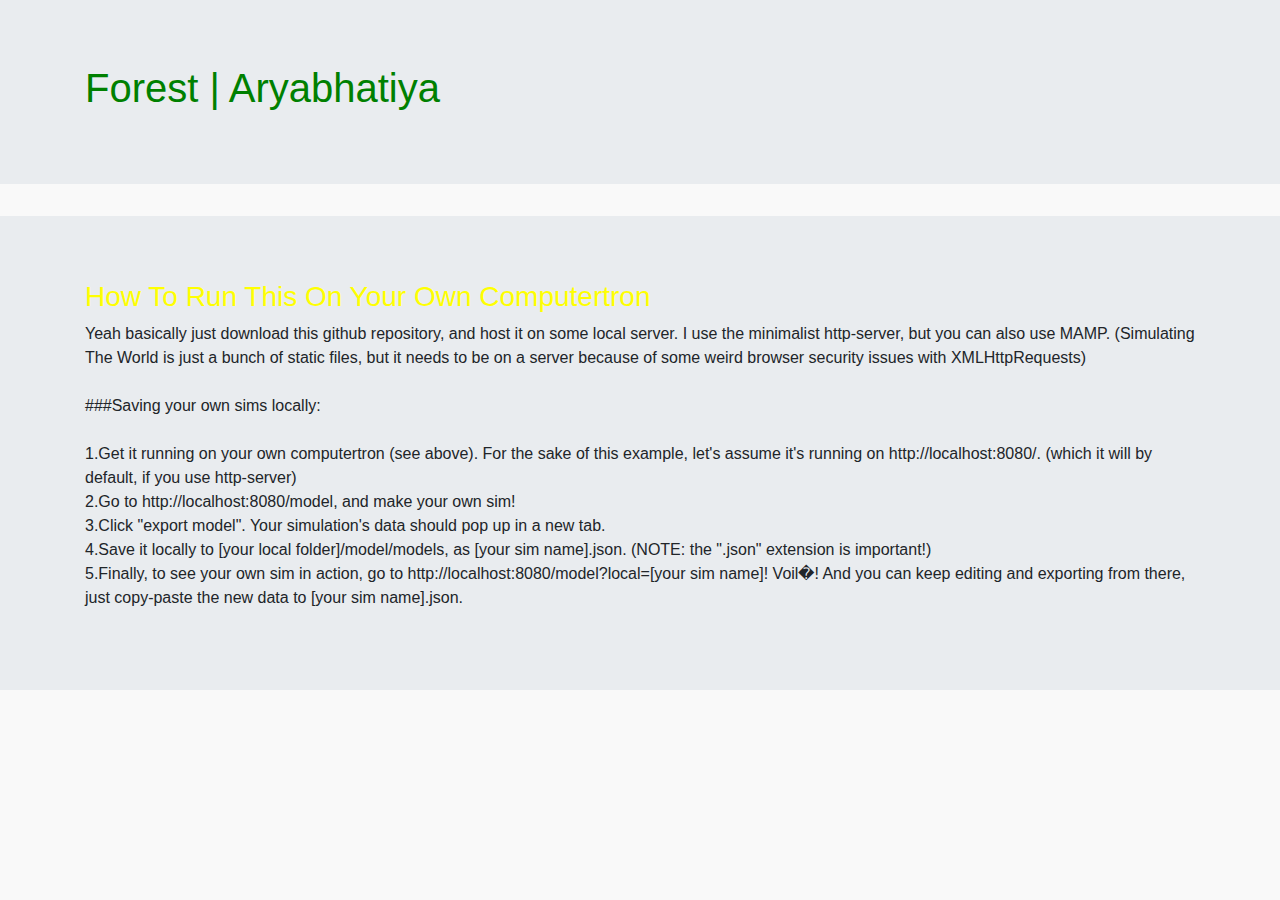
<file: read.html>
<html>
<head>
<title>Forest Simulator | Aryabhatiya</title>
  <meta charset="utf-8">
  <meta name="viewport" content="width=device-width, initial-scale=1">
  	<meta content="text/html;charset=utf-8" http-equiv="Content-Type">
	<meta content="utf-8" http-equiv="encoding">
	<meta charset="utf-8">
	<link rel="icon" type="image/png" href="https://mathematics.aryabhatiya.ml/arya-ico.png">
  <link rel="stylesheet" href="https://maxcdn.bootstrapcdn.com/bootstrap/4.3.1/css/bootstrap.min.css">
  <script src="https://ajax.googleapis.com/ajax/libs/jquery/3.3.1/jquery.min.js"></script>
  <script src="https://cdnjs.cloudflare.com/ajax/libs/popper.js/1.14.7/umd/popper.min.js"></script>
  <script src="https://maxcdn.bootstrapcdn.com/bootstrap/4.3.1/js/bootstrap.min.js"></script>
</head>
<body style="background-color:#f9f9f9;" >
<div class="jumbotron jumbotron-fluid">
<div class="container">
<h1 style="color:Green;">Forest | Aryabhatiya</h1>
</div>
</div>
<div class="jumbotron jumbotron-fluid">
<div class="container">
<h3 style="color:yellow;">How To Run This On Your Own Computertron</h3>
<p>Yeah basically just download this github repository, and host it on some local server. I use the minimalist http-server, but you can also use MAMP. (Simulating The World is just a bunch of static files, but it needs to be on a server because of some weird browser security issues with XMLHttpRequests)<br><br>

###Saving your own sims locally:<br><br>

1.Get it running on your own computertron (see above). For the sake of this example, let's assume it's running on http://localhost:8080/. (which it will by default, if you use http-server)<br>
2.Go to http://localhost:8080/model, and make your own sim!<br>
3.Click "export model". Your simulation's data should pop up in a new tab.<br>
4.Save it locally to [your local folder]/model/models, as [your sim name].json. (NOTE: the ".json" extension is important!)<br>
5.Finally, to see your own sim in action, go to http://localhost:8080/model?local=[your sim name]! Voil�! And you can keep editing and exporting from there, just copy-paste the new data to [your sim name].json.</p>
</div>
</div>
</body>
</html>
</file>
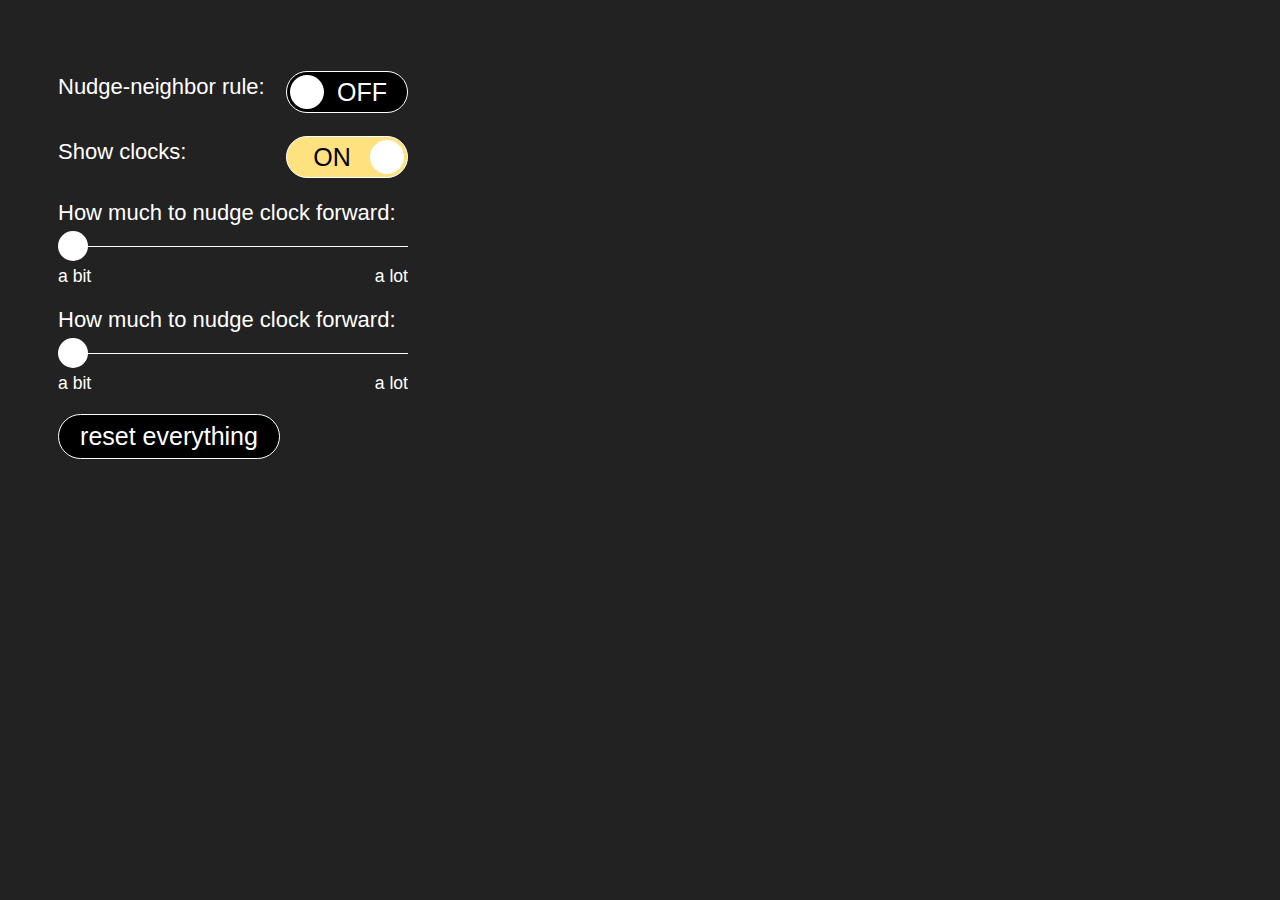
<file: test_widgets.html>
<link rel="stylesheet" href="css/widgets.css">

<body style="background:#222;">
<div style="width:350px; margin:50px; overflow:hidden">

	<widget type="toggle"
		id="nudge_rule"
		value=0
		label="Nudge-neighbor rule:"
		background="#000" color="#fff"
		background-on="#FEE27F" color-on="#000"
		label-on="ON" label-off="OFF">
	</widget>

	<widget type="toggle"
		id="show_clocks"
		value=1
		label="Show clocks:"
		background="#000" color="#fff"
		background-on="#FEE27F" color-on="#000"
		label-on="ON" label-off="OFF">
	</widget>

	<widget type="slider"
		id="nudge_clock"
		label="How much to nudge clock forward:"
		background="#FEE27F" color="#fff"
		min=0 max=100 step=1
		label-min="a bit" label-max="a lot">
	</widget>

	<widget type="slider"
		id="nudge_clock"
		label="How much to nudge clock forward:"
		background="#FEE27F" color="#fff"
		min=0 max=100 step=1
		label-min="a bit" label-max="a lot">
	</widget>

	<widget type="button"
		id="reset"
		label="reset everything"
		background="#000" color="#fff"
		background-hover="#FEE27F" color-hover="#000">
	</widget>

</div>
</body>

<script src="js/minpubsub.src.js"></script>
<script src="js/widgets.js"></script>
<script>
window.onload = function(){
	Widgets.convert(document.body);
};
subscribe("reset",function(){
	alert("AHHHH");
});
</script>
</file>
<file: model/styles/model.css>
body{
	margin:0;
	overflow: hidden;
	background: #fff;

	font-family: Helvetica, Arial, sans-serif;
	font-weight: 100;
	font-size: 16px;
}

div{
	-webkit-user-select: none;
	-moz-user-select: none;
	-ms-user-select: none;
	user-select: none;
}

/***************
THE GRID
***************/

#grid_container{
	width: 60%;
	height: 100%;
	float: left;
	position: relative;
}

#grid, #grid_bg{
	position: absolute;
	margin: auto;
	top:0; left:0; right:0; bottom:0;
	cursor: default;
}
#grid>div, #grid_bg>div{
}
#grid>div>div, #grid_bg>div>div{
	float:left;
}
#grid>div>div{
	line-height: 1em;
	text-align: center;
}
#grid_bg, #grid_bg>div>div{
	border: 1px solid #eee;
}

/***************
THE EDITOR
***************/

#editor_container{
	min-width: 340px;
	width: 40%;
	height: 100%;

	position: absolute;
	right: 0;

	background: #ddd;
	overflow-y: scroll;
}
#editor{
	margin: 40px 40px 40px 20px;
}
#editor .editor_state{
	margin-bottom: 35px;
}
#editor .editor_state_header{
	height: 40px;
	overflow: hidden;
}
#editor .editor_title{
	font-size: 27px;
	margin-bottom: 25px;
}
#editor .editor_title span{
	font-weight: bold;
}
#editor textarea{

	font-family: Helvetica, Arial, sans-serif;
    font-weight: 100;
    font-size: 16px;

    background: none;
    margin: 0;
	border: none;
	
	width: 100%;
    resize: none;
    overflow: hidden;
    
}
#editor .editor_state > textarea{
	background: #ccc;
	color: #666;
	padding: 10px;
	margin: 10px 0;
}
#editor input[type=text], #editor input[type=number]{
	font-family: Helvetica, Arial, sans-serif;
	font-weight: 100;

	background: none;
	border:1px solid #aaa;
	border-radius: 3px;

}
#editor input.editor_icon{
	font-size:30px;
	text-align: center;
	width:40px;
	height:40px;
	background: none;
	border-right: none;
	display: block;
	float: left;

	border-radius: 5px 0 0 5px;
}
#editor input[type=text].editor_name{
	font-size:20px;
	width: 200px;
	height:40px;
	padding: 5px 10px;
	display: block;
	float: left;

	border-radius: 0 5px 5px 0;
}
#editor input[type=text].editor_number{
	font-size: 16px;
    width: 40px;
    cursor: col-resize;

    border:none;
    border-bottom: 2px dotted #aaa;
    border-radius: 0;

}
#editor .editor_new_action{
	position: relative;
	left: -20px;
	width: 50px;
	height: 20px;
}
#editor .editor_new_action div{
	width: 40px;
	height: 20px;
	padding: 0 5px;
	border:1px solid #aaa;
	border-radius: 5px;
	position: absolute;

	font-family: sans-serif;
	font-weight: 100;
	font-size: 15px;

	text-align: center;
	color: #aaa;
}
#editor .editor_new_action select{
	opacity: 0;
	position: absolute;
	width: 50px;
	cursor: pointer;
}
#editor .editor_fancy_button{
	border-radius: 5px;
	width: 240px;
	height: 40px;
	background: #aaa;

	font-family: sans-serif;
	font-weight: 100;
	font-size: 20px;
	line-height: 40px;
	color: #ddd;

	cursor: pointer;

}
#editor .editor_fancy_button:hover{
	background: #b1b1b1;
}
#editor .editor_fancy_button#save_changes{
	background: #333;
}
#editor .editor_fancy_button#save_changes:hover{
	background: #555;
}
#editor .editor_fancy_button span{
	font-size: 40px;
    width: 40px;
    display: block;
    float: left;
    text-align: center;
    position: relative;
    border-right: 1px solid #ddd;
    line-height: 30px;
    height: 40px;
    margin-right: 10px;
}
#editor .editor_save_link{
	width:100%;
	font-size: 14px;
}
#editor select{
	/*font-size: 50px;*/
	max-width:120px;
}
#editor ul{
	margin: 0;
	padding-left: 30px;
	list-style-type: none;
	position: relative;
}
#editor li{
	padding-left: 0px;
	list-style-type: none;
	position: relative;
	margin-bottom: 5px;
}
#editor li > div.delete_action{
	width: 20px;
    height: 20px;
    position: absolute;
    left: -20px;
    cursor: pointer;
    opacity: 0.3;
}
#editor div.delete_state{
	width: 40px;
    height: 40px;
    border-radius: 5px;
    cursor: pointer;
    float: left;
    text-align: center;
    font-size: 30px;
    opacity: 0.3;
}
#editor li > div.delete_action:hover, #editor div.delete_state:hover{
	opacity: 0.6;
}

#editor div.proportions{
	overflow: hidden;
}
#editor div.proportions > div{
	overflow: hidden;
}
#editor div.proportions > div > span{
	width:1em;
	height: 1em;
	display: inline-block;
	border-right: 1px solid #aaa;
	padding-right: 5px;
	margin-right: 5px;
}
#editor div.proportions > div > input[type=range]{
	width: 230px;
}
#editor hr{
	margin: 40px 0;
    border: none;
    height: 4px;
    border-bottom: 1px solid #aaa;
    border-top: 1px solid #aaa;
}

/***************
THE GRAPH
***************/
/*#graph_container {
  position: absolute;
  width: 40%;
  height: 30%;
  top: 70%;
  left: 60%;
  background: #eee;
}*/

/***************
THE PLAY CONTROLS
***************/

#play_container{
	width: 60%;
	height: 50px;
	position: absolute;
	left: 0;
	bottom: 10px;
}
#play_controls{
	width: 240px;
	height: 50px;
	margin: 0 auto;
	overflow: hidden;
}
#play_controls > div{
	background: #ccc;
	border-radius: 5px;
	height: 30px;
	cursor: pointer;
	float: left;
	color: #888;
	padding: 10px;
	text-align: center;
	line-height: 30px;
	font-weight: normal;
}
#play_controls > div:hover{
	background: #ddd;
}
#play_controls > #play_reset{
	width:40px;
	margin-right: 10px;
}
#play_controls > #play_pause{
	width:80px;
	margin-right: 10px;
}
#play_controls > #play_pause[paused=true]{
	background: #333;
	color: #fff;
}
#play_controls > #play_pause[paused=true]:hover{
	background: #444;
}
#play_controls > #play_step{
	width:40px;
}


/***************
HACK: SCROLLBARS
***************/

.frame::-webkit-scrollbar {
    -webkit-appearance: none;
}

.frame::-webkit-scrollbar:vertical {
    width: 20px;
}

.frame::-webkit-scrollbar:horizontal {
    height: 11px;
}

.frame::-webkit-scrollbar-thumb {
    border-radius: 10px;
    border: 2px solid white;
    background-color: rgba(0, 0, 0, .5);
}

.frame::-webkit-scrollbar-track {
    background-color: #fff;
    border-radius: 0px;
}
</file>
<file: credits/credits.css>
@font-face{
	font-family: 'Goudy';
	font-style: normal;
	src: url('../css/GoudyStM-webfont.ttf') format('truetype');
}
@font-face {
	font-family: 'Goudy';
	font-style: italic;
	src: url('../css/GoudyStM-Italic-webfont.ttf') format('truetype');
}

body{
	background: #222;
	font-family: "Goudy";
	font-size: 22px;
	color: #222;
	margin: 0;
}

/********************************/
/********************************/

#credits{
	width: 600px;
	margin: 50px auto;
	font-weight: 100;
	color: #fff;
	font-size: 20px;
}

.credit_intro{
	font-size: 26px;
}
.credit_intro a{
	color: #dd3939;
}
.credit_intro a:hover{
	color: #ee6060;
}

#credits hr{
	border:none;
	border-bottom: 4px dashed #444;
	margin-top: 30px;
}

.credits_peeps{
	overflow: hidden;
	padding-bottom: 20px;
	text-align: center;
}
.credits_peeps > div{
	position: relative;
	width: 150px;
	height: 210px;
	text-align: center;
	display: inline-block;
	margin-right: -6px;
}
.credits_peeps > div > img:nth-child(1){
	position: absolute;
	left: 0;
	width: 150px;
	bottom: 30px;
}
.credits_peeps > div > img:nth-child(2){
	position: absolute;
	width: 50px;
	right: 5px;
	bottom: 30px;
}
.credits_peeps > div > span{
	display: block;
	position: absolute;
	bottom:0;
	width: 150px;
	height: 20px;
	text-transform: lowercase;
}

.credits_polygons{
	margin-top: 15px;
	overflow: hidden;
	color: #ddd;
	font-size: 18px;
	padding-bottom: 20px;
	text-align: center;
}
.credits_polygons > div{
	display: inline-block;
}
.credits_polygons > div > img{
	width: 40px;
	position: relative;
	top:10px;
}
.credits_polygons > div > span{
	text-transform: lowercase;
}

.credits_names{
	margin-top: 30px;
	overflow: hidden;
	color: #bbb;
	font-size: 16px;
	padding-bottom: 20px;
	text-align: center;
	-webkit-columns: 150px 3;
	   -moz-columns: 150px 3;
	        columns: 150px 3;
}
</file>
<file: css/index.css>
@font-face{
	font-family: 'Goudy';
	font-style: normal;
	src: url('GoudyStM-webfont.ttf') format('truetype');
}
@font-face {
	font-family: 'Goudy';
	font-style: italic;
	src: url('GoudyStM-Italic-webfont.ttf') format('truetype');
}

body{
	margin:0;
	background: #000;
}
#game{
	position: fixed;
	top:0; left:0;
	cursor: pointer;
}
#words{

	/* Positioning */
	position: absolute;
	top:0; left:0;
	width: 350px;
	margin-left: 65px;
	padding-left: 15px;
	padding-right: 15px;
	padding-top: 50px;
	padding-bottom: 150px;

	/* Background */
	background: rgba(0,0,0,0.5);

	/* Font */
	font-family: 'Goudy';
	font-size: 20px;
	line-height: 1.5em;
	color: #fff;

}
#words.no-select{
	-webkit-user-select: none;
	-moz-user-select: none;
	-ms-user-select: none;
	user-select: none;
	cursor: pointer;
}
#words h1{
	font-size: 3em;
	margin-top: 0.5em;
	margin-bottom: 0;
	line-height: 1.5em;
}
#words a{
	color: #FEE27F;
}
#words a:hover{
	color: #FEEDB1;
}
#words hr{
	border: none;
    border-bottom: 1px solid #444;
    margin: 1.5em 0;
}
#words hr.footer{
	border-top: 1px solid #444;
    height: 10px;
    margin: 100px 0;
}
#credits{
	font-size: 18px;
	color: #666;
}
#credits a{
	color: #bbb;
}
#credits a:hover{
	color: #fff;
}

#patreon{

	text-decoration: none;
	display: inline-block;

	font-family: Helvetica, Arial, sans-serif;
    font-weight: 100;

    font-size: 23px;
    padding: 7px 10px;
    border-radius: 30px;
    border: 1px solid #fff;
    text-align: center;
    cursor: pointer;
    
    -webkit-transition: all 0.15s ease-in-out;
    -moz-transition: all 0.15s ease-in-out;
    -ms-transition: all 0.15s ease-in-out;
    transition: all 0.15s ease-in-out;

    width: 300px;
	background: rgb(0, 0, 0);
	color: rgb(255, 255, 255);
	border-color: rgb(255, 255, 255);

}
#patreon:hover{
	background: #FEE27F;
	color: #000;
	border-color: #000;
}

.sharing{

}
</file>
<file: css/widgets.css>
.widget{

	font-size: 22px;
	font-family: Helvetica, Arial, sans-serif;
	font-weight: 100;
	margin: 20px 0;

	-webkit-user-select: none;
	-moz-user-select: none;
	-ms-user-select: none;
	user-select: none;
	cursor: default;
	
}
.widget[inactive]{
	opacity: 0.33;
	cursor: default !important;
	pointer-events: none;
}

/**************

TOGGLE SWITCHES

**************/
.widget-toggle{
	width: 100%;
	overflow: hidden;
	position: relative;
	min-height: 45px;
}
.widget-toggle #label{
	width: calc(100% - 130px);
	float: left;
	margin-top: 4px;
}
.widget-toggle #toggle{
	font-size: 25px;
	width: 120px;
	height: 40px;
	float: right;
	overflow: hidden;
	position: relative;
	border-radius: 30px;
	border: 1px solid #fff;
	cursor: pointer;
	
	-webkit-transition: background 0.5s ease-in-out;
	-moz-transition: background 0.5s ease-in-out;
	-ms-transition: background 0.5s ease-in-out;
	transition: background 0.5s ease-in-out;

	position: absolute;
    top: calc(50% - 22px);
    right: 0;

    /* There's this dumb bug in Chrome where it doesn't
    mask things inside a div with rounded corners for
    whatever reason, so here's a dumb fix for this dumb bug:*/
    opacity:0.99999;
}
.widget-toggle #toggle #toggle_switch{
	position: absolute;
	
	-webkit-transition: left 0.5s ease-in-out;
	-moz-transition: left 0.5s ease-in-out;
	-ms-transition: left 0.5s ease-in-out;
	transition: left 0.5s ease-in-out;
}
.widget-toggle #toggle #toggle_switch div{
	position: absolute;
}
.widget-toggle #toggle #toggle_switch #toggle_on,
.widget-toggle #toggle #toggle_switch #toggle_off{
	width: 90px;
	text-align: center;
	padding-top: 6px;
}
.widget-toggle #toggle #toggle_switch #toggle_off{
    left: 110px;
}
.widget-toggle #toggle #toggle_switch #toggle_knob{
	width: 34px;
	height: 34px;
	border-radius: 34px;
	top: 3px; left: 83px;
}

/**************

SLIDER

**************/
.widget-slider{
	width: 100%;
	overflow: hidden;
}
.widget-slider #top_label{}
.widget-slider #slider{
	width: 100%;
	height: 30px;
	position: relative;
	margin: 5px 0;
}
.widget-slider #slider #slider_bar{
	width: 100%;
	height:0;
	border-bottom: 1px solid #fff;
	position: absolute;
	top:15px;
}
.widget-slider #slider #slider_knob{
	width: 30px;
	height: 30px;
	border-radius: 30px;
	position: absolute;
	cursor: -webkit-grab;
	cursor: -moz-grab;
	cursor: -ms-grab;
	cursor: grab;
}
.widget-slider #slider #slider_knob[grabbing]{
	cursor: -webkit-grabbing;
	cursor: -moz-grabbing;
	cursor: -ms-grabbing;
	cursor: grabbing;
}
.widget-slider #bottom_label{
	font-size: 0.8em;
	height: 0.8em;
	position: relative;
}
.widget-slider #bottom_label #label_min{
	float:left;
}
.widget-slider #bottom_label #label_max{
	float:right;
}


/**************

BUTTONS

**************/
.widget-button{
	font-size: 25px;
	padding: 7px 10px;
	width: 200px;
	border-radius: 30px;
	border: 1px solid #fff;
	text-align: center;
	cursor: pointer;
	
	-webkit-transition: all 0.15s ease-in-out;
	-moz-transition: all 0.15s ease-in-out;
	-ms-transition: all 0.15s ease-in-out;
	transition: all 0.15s ease-in-out;
}
</file>
